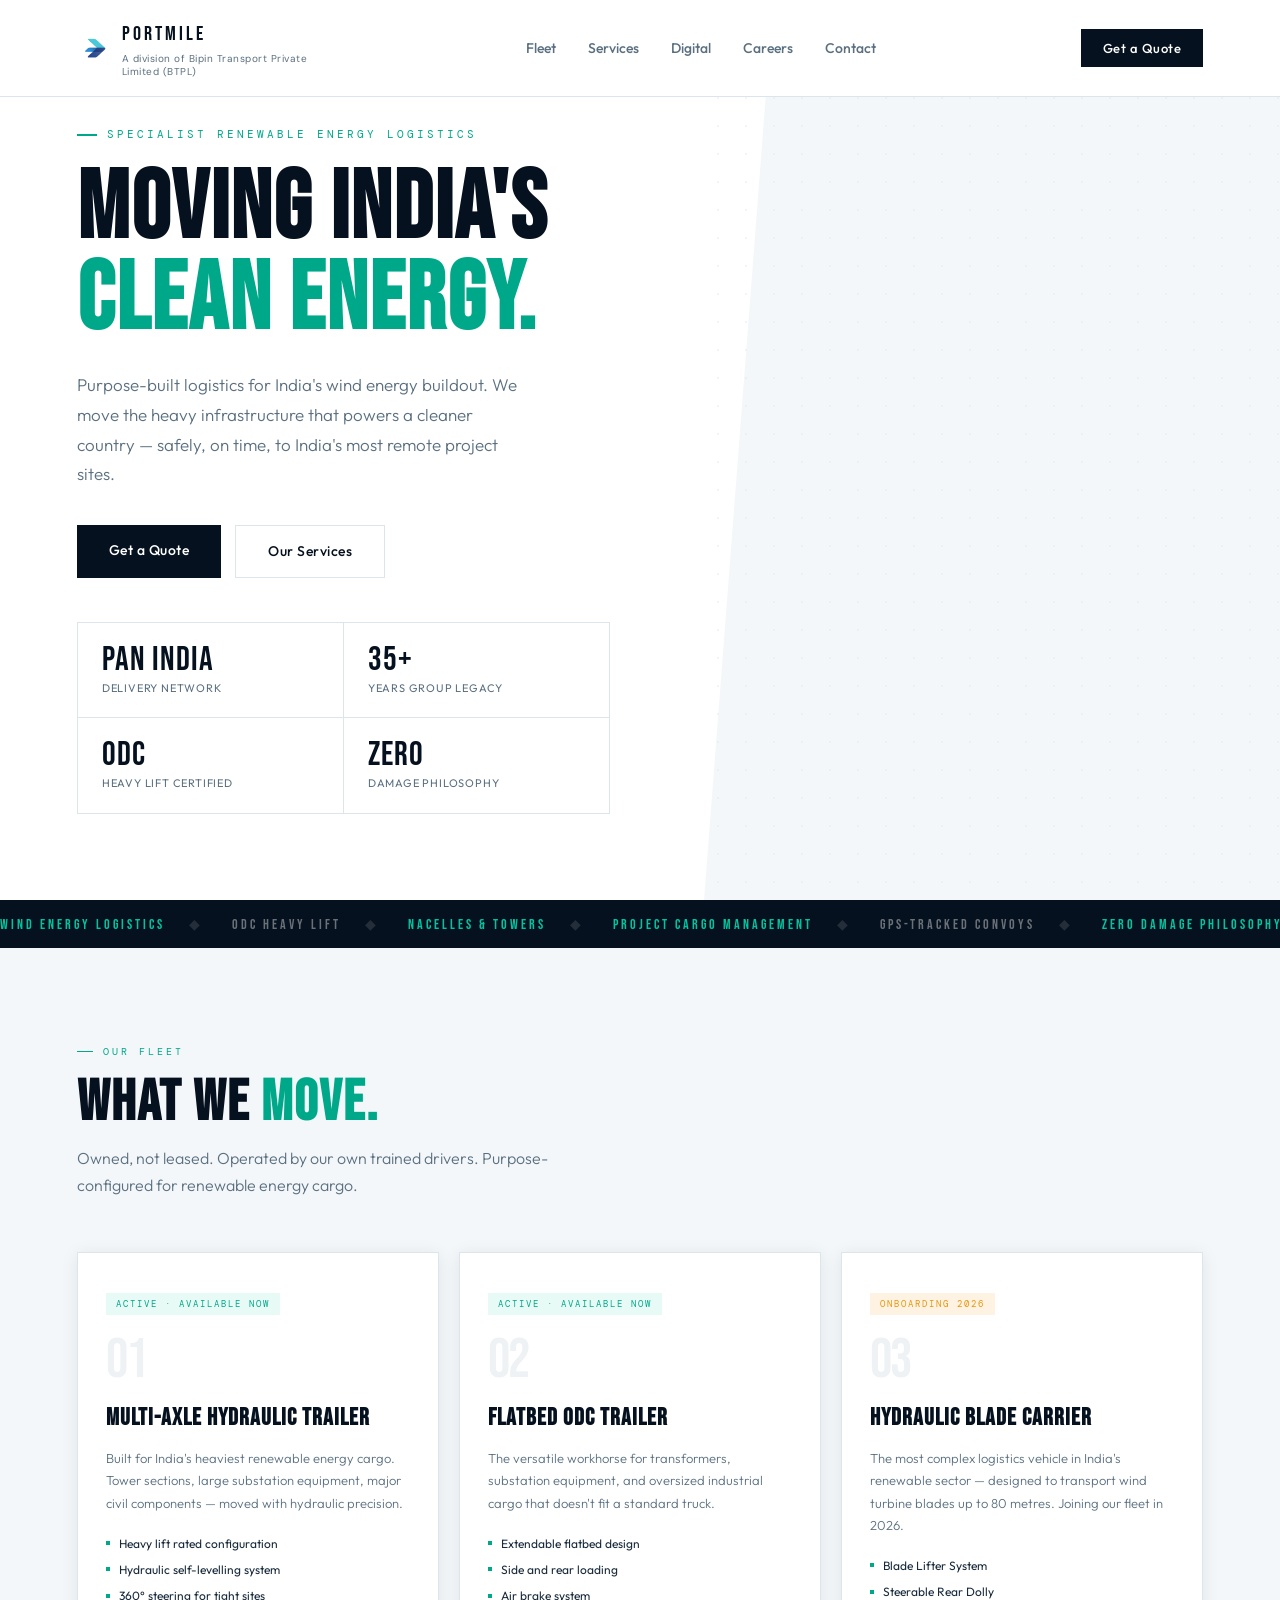
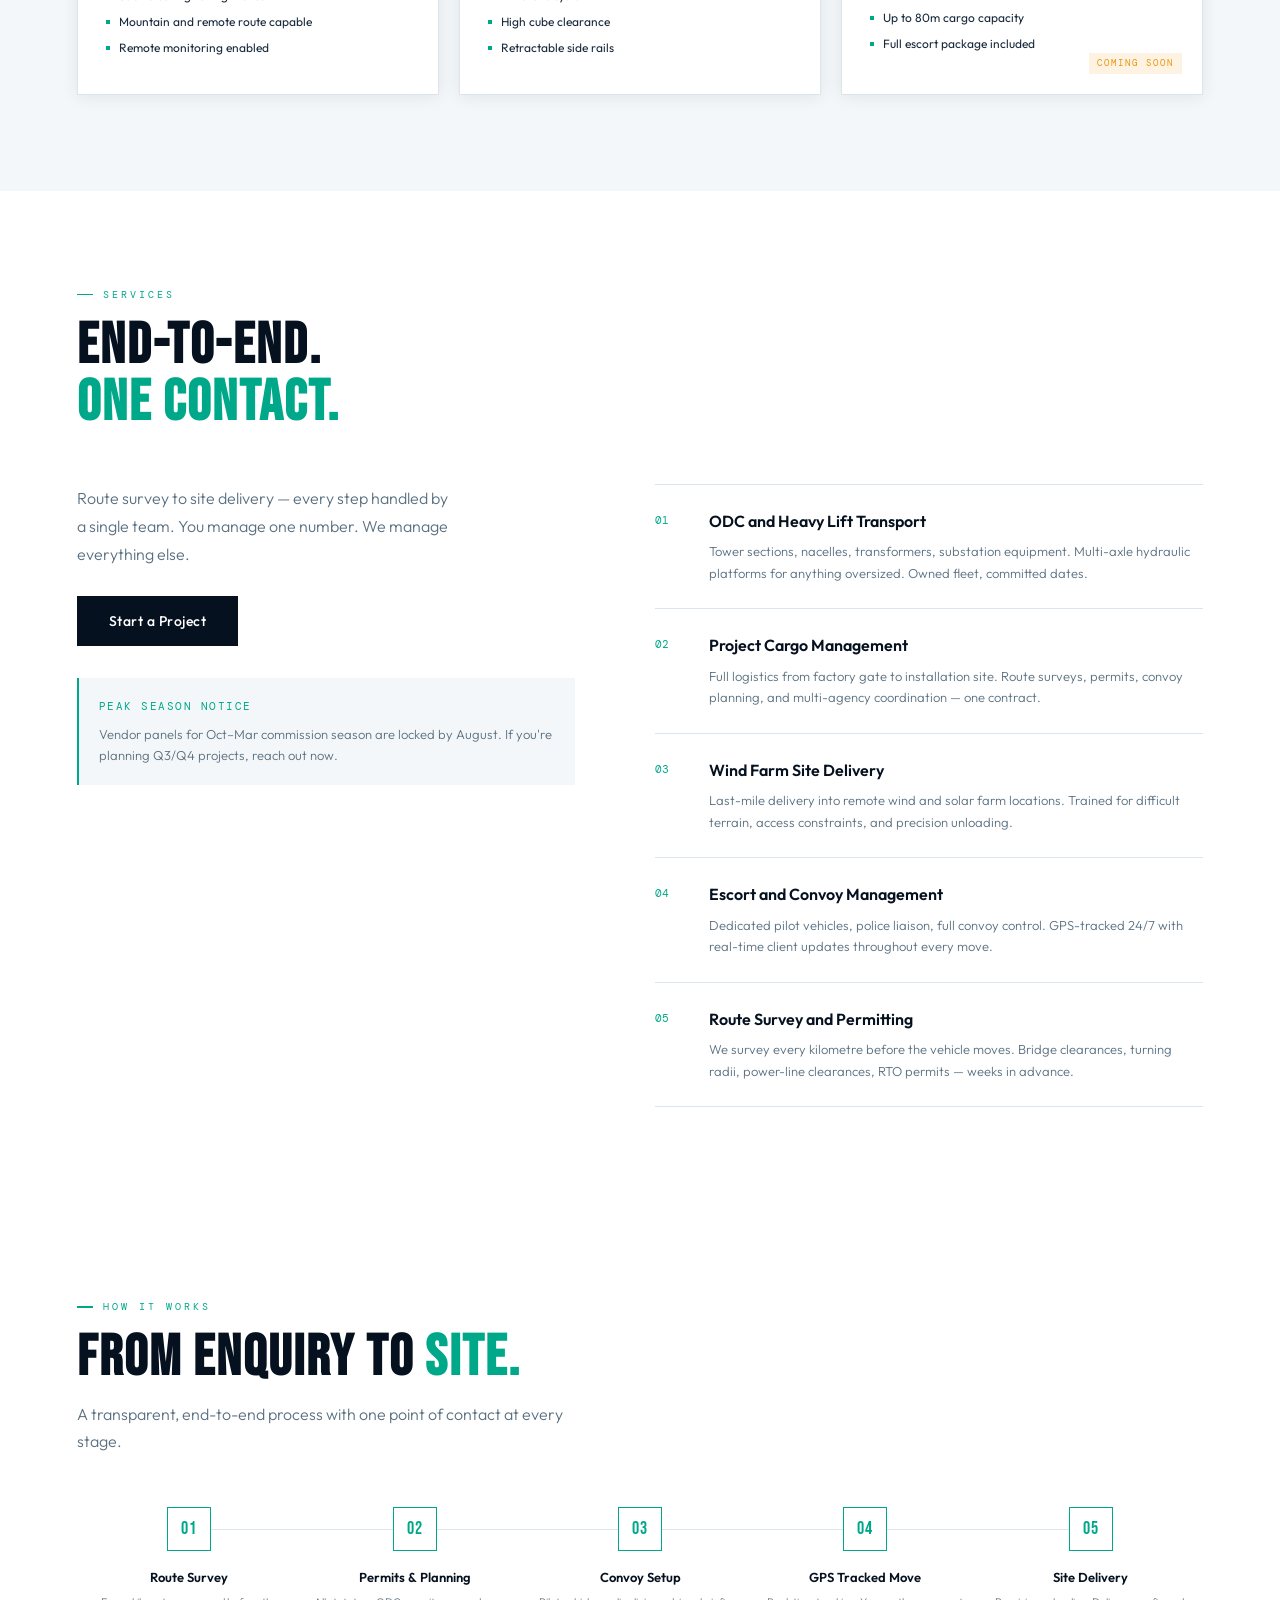
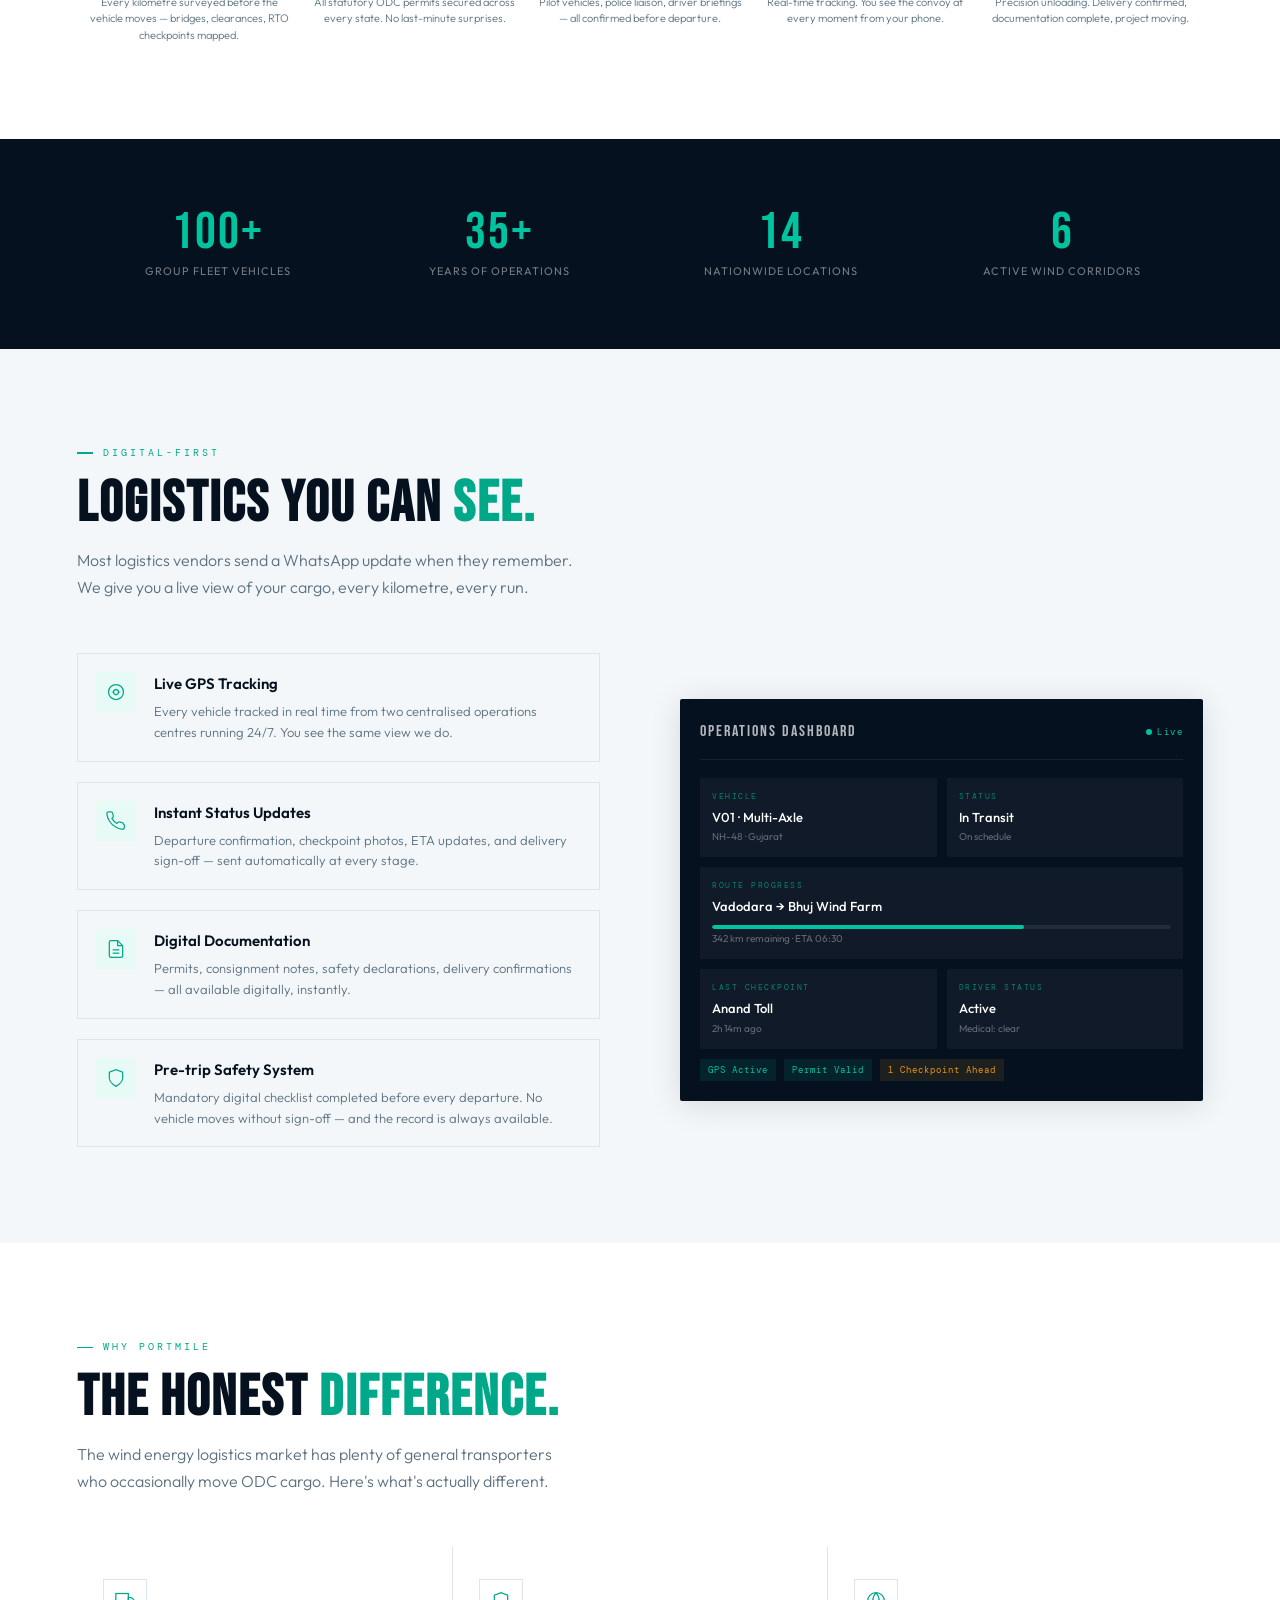
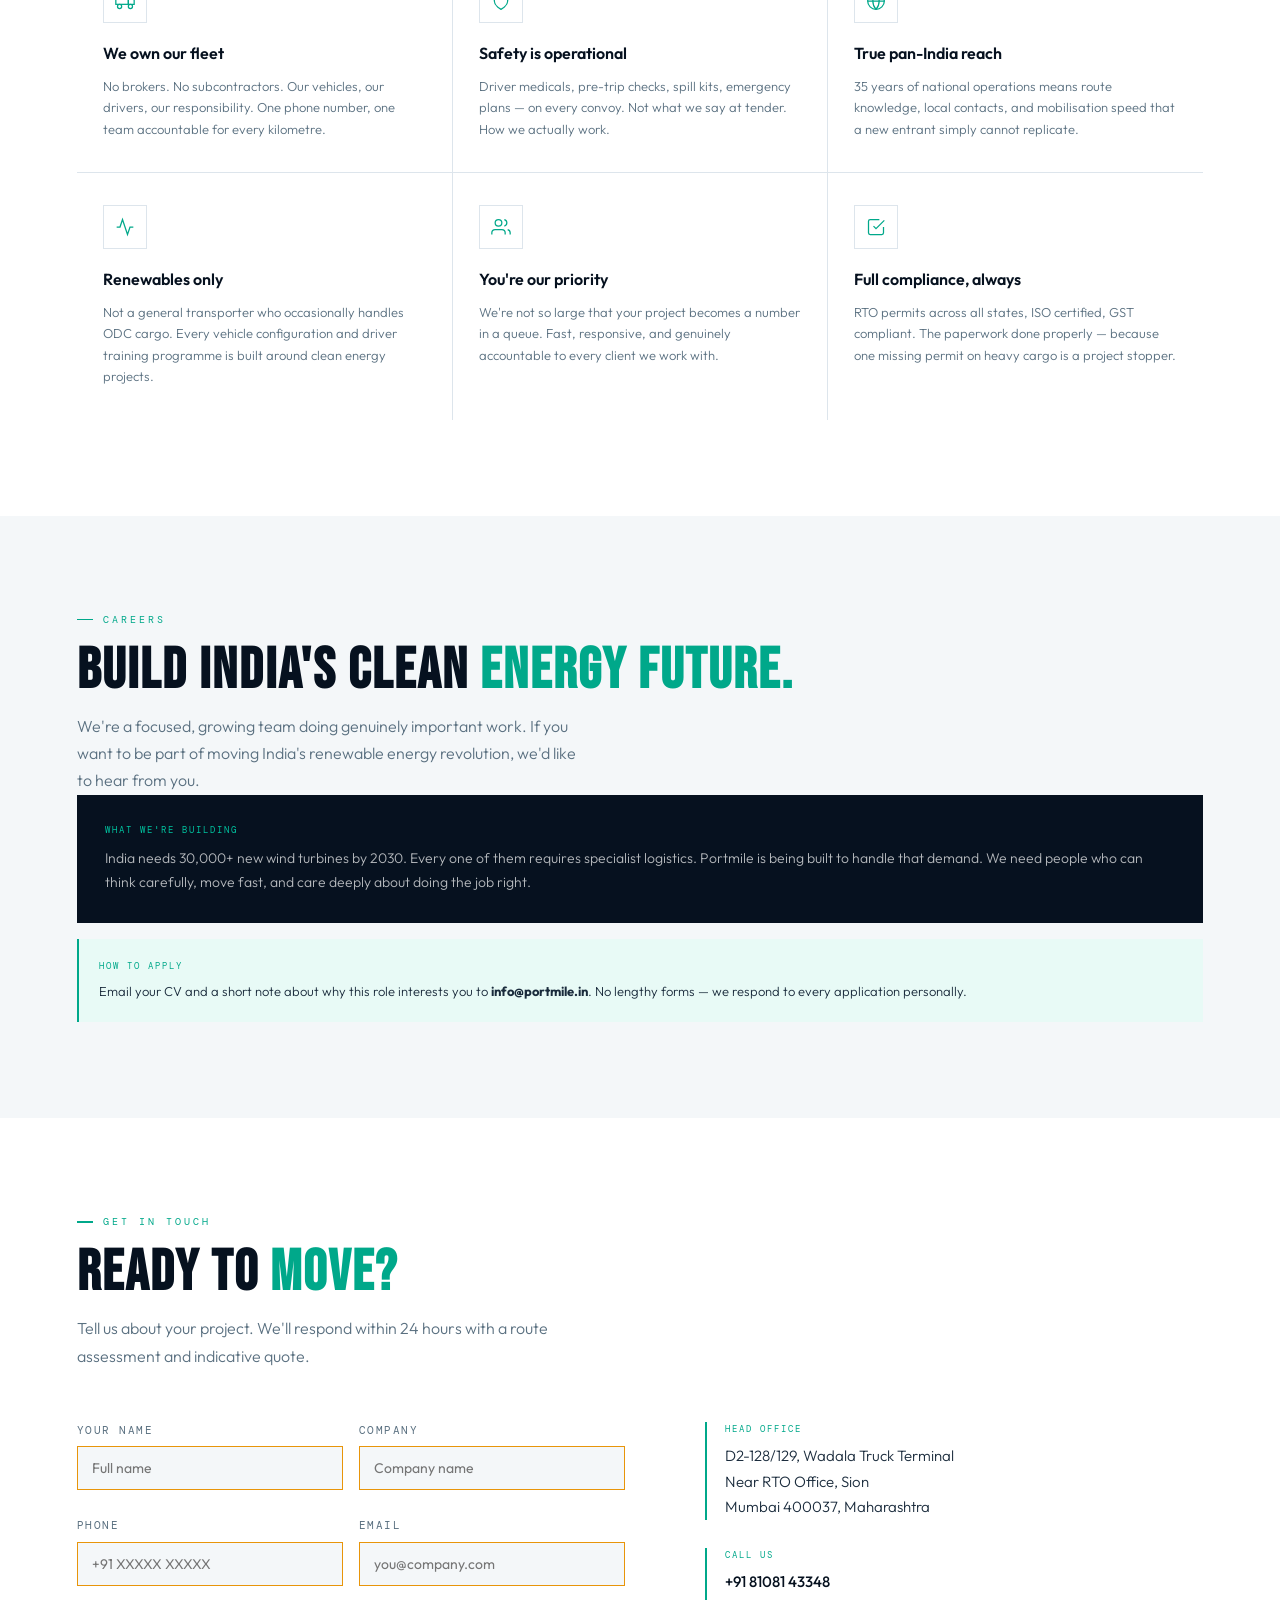
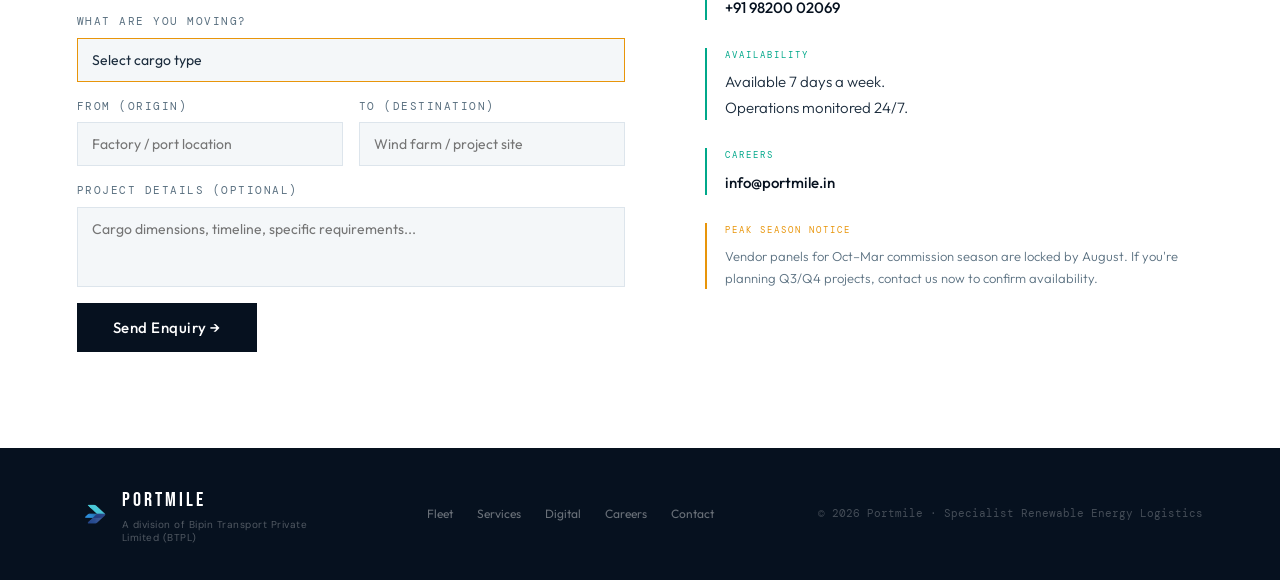
<file: index.html>
<!DOCTYPE html>
<html lang="en">

<head>
  <meta charset="UTF-8">
  <meta name="viewport" content="width=device-width, initial-scale=1.0">
  <title>Portmile — Moving India's Clean Energy</title>
  <link rel="icon" type="image/png" href="assets/icons/favicon.png">
  <link rel="preconnect" href="https://fonts.googleapis.com">
  <link rel="preconnect" href="https://fonts.gstatic.com" crossorigin>
  <link
    href="https://fonts.googleapis.com/css2?family=Bebas+Neue&family=DM+Mono&family=DM+Sans:ital,opsz,wght@0,9..40,100..1000;1,9..40,100..1000&family=Outfit:wght@100..900&display=swap"
    rel="stylesheet">
  
  <link rel="stylesheet" href="src/css/light.css">
  <link rel="stylesheet" href="src/css/styles.css">
</head>

<body>
  <div id="light-content">
    <!-- NAV -->
    <nav id="light-nav">
      <a href="#light-home" class="logo">
        <img src="assets/icons/favicon.png" alt="Portmile Logo" class="logo-img">
        <div>
          <div class="logo-name">PORTMILE</div>
          <div class="logo-tag">A division of Bipin Transport Private Limited (BTPL)</div>
        </div>
      </a>
      <button class="mobile-menu-btn" aria-label="Toggle menu">
        <span></span>
        <span></span>
        <span></span>
      </button>
      <ul class="nav-links">
        <li><a href="#light-fleet">Fleet</a></li>
        <li><a href="#light-services">Services</a></li>
        <li><a href="#light-digital">Digital</a></li>
        <li><a href="#light-careers">Careers</a></li>
        <li><a href="#light-contact">Contact</a></li>
      </ul>
      <a href="#light-contact" class="nav-cta">Get a Quote</a>
    </nav>

    <!-- HERO -->
    <section class="hero" id="light-home">
      <div class="hero-stripe"></div>
      <div class="hero-dots"></div>
      <div class="hero-inner">
        <div>
          <div class="hero-label reveal visible">Specialist Renewable Energy Logistics</div>
          <h1 class="reveal d1 visible">Moving India's<br><em>Clean Energy.</em></h1>
          <p class="hero-sub reveal d2 visible">Purpose-built logistics for India's wind energy buildout. We move the
            heavy infrastructure that powers a cleaner country — safely, on time, to India's most remote project sites.
          </p>
          <div class="hero-actions reveal d3 visible">
            <a href="#light-contact" class="btn-primary">Get a Quote</a>
            <a href="#light-services" class="btn-outline">Our Services</a>
          </div>
          <div class="hero-stats reveal d3 visible">
            <div class="hero-stat">
              <div class="n">Pan India</div>
              <div class="l">Delivery Network</div>
            </div>
            <div class="hero-stat">
              <div class="n">35+</div>
              <div class="l">Years Group Legacy</div>
            </div>
            <div class="hero-stat">
              <div class="n">ODC</div>
              <div class="l">Heavy Lift Certified</div>
            </div>
            <div class="hero-stat">
              <div class="n">Zero</div>
              <div class="l">Damage Philosophy</div>
            </div>
          </div>
        </div>


      </div>
    </section>

    <!-- TICKER -->
    <div class="ticker">
      <div class="ticker-inner">
        <span class="ticker-hi">Wind Energy Logistics</span><span class="tsep">◆</span>
        ODC Heavy Lift<span class="tsep">◆</span>
        <span class="ticker-hi">Nacelles &amp; Towers</span><span class="tsep">◆</span>
        <span class="ticker-hi">Project Cargo Management</span><span class="tsep">◆</span>
        GPS-Tracked Convoys<span class="tsep">◆</span>
        <span class="ticker-hi">Zero Damage Philosophy</span><span class="tsep">◆</span>
        Wind Energy Logistics<span class="tsep">◆</span>
        ODC Heavy Lift<span class="tsep">◆</span>
        Nacelles &amp; Towers<span class="tsep">◆</span>
        Project Cargo Management<span class="tsep">◆</span>
        GPS-Tracked Convoys<span class="tsep">◆</span>
        Zero Damage Philosophy<span class="tsep">◆</span>
      </div>
    </div>

    <!-- FLEET -->
    <section class="off-section" id="light-fleet">
      <div class="inner">
        <div class="sec-label reveal">Our Fleet</div>
        <h2 class="reveal">What We <em>Move.</em></h2>
        <p class="sec-sub reveal">Owned, not leased. Operated by our own trained drivers. Purpose-configured for
          renewable energy cargo.</p>
        <div class="fleet-grid">
          <div class="fleet-card reveal">
            <div class="fleet-badge badge-active">Active · Available Now</div>
            <div class="fleet-num">01</div>
            <h3>Multi-Axle Hydraulic Trailer</h3>
            <p>Built for India's heaviest renewable energy cargo. Tower sections, large substation equipment, major
              civil components — moved with hydraulic precision.</p>
            <ul class="spec-list">
              <li>Heavy lift rated configuration</li>
              <li>Hydraulic self-levelling system</li>
              <li>360° steering for tight sites</li>
              <li>Mountain and remote route capable</li>
              <li>Remote monitoring enabled</li>
            </ul>
          </div>
          <div class="fleet-card reveal d1">
            <div class="fleet-badge badge-active">Active · Available Now</div>
            <div class="fleet-num">02</div>
            <h3>Flatbed ODC Trailer</h3>
            <p>The versatile workhorse for transformers, substation equipment, and oversized industrial cargo that
              doesn't fit a standard truck.</p>
            <ul class="spec-list">
              <li>Extendable flatbed design</li>
              <li>Side and rear loading</li>
              <li>Air brake system</li>
              <li>High cube clearance</li>
              <li>Retractable side rails</li>
            </ul>
          </div>
          <div class="fleet-card fleet-card-upcoming reveal d2">
            <div class="fleet-badge badge-soon">Onboarding 2026</div>
            <div class="fleet-num">03</div>
            <h3>Hydraulic Blade Carrier</h3>
            <p>The most complex logistics vehicle in India's renewable sector — designed to transport wind turbine
              blades up to 80 metres. Joining our fleet in 2026.</p>
            <ul class="spec-list">
              <li>Blade Lifter System</li>
              <li>Steerable Rear Dolly</li>
              <li>Up to 80m cargo capacity</li>
              <li>Full escort package included</li>
            </ul>
            <div class="cs-notice">Coming Soon</div>
          </div>
        </div>
      </div>
    </section>

    <!-- SERVICES -->
    <section class="light-section" id="light-services">
      <div class="inner">
        <div class="sec-label reveal">Services</div>
        <h2 class="reveal">End-to-End.<br><em>One Contact.</em></h2>
        <div class="svc-layout">
          <div class="svc-sticky reveal">
            <p class="svc-desc">
              Route survey to site delivery — every step handled by a single team. You manage one number. We manage
              everything else.</p>
            <a href="#light-contact" class="btn-primary">Start a Project</a>
            <div class="svc-notice-box">
              <div class="svc-notice-label">PEAK SEASON NOTICE</div>
              <p class="svc-notice-text">Vendor panels for Oct–Mar
                commission season are locked by August. If you're planning Q3/Q4 projects, reach out now.</p>
            </div>
          </div>
          <div class="svc-list">
            <div class="svc-item reveal"><span class="svc-n">01</span>
              <div>
                <h3>ODC and Heavy Lift Transport</h3>
                <p>Tower sections, nacelles, transformers, substation equipment. Multi-axle hydraulic platforms for
                  anything oversized. Owned fleet, committed dates.</p>
              </div>
            </div>
            <div class="svc-item reveal d1"><span class="svc-n">02</span>
              <div>
                <h3>Project Cargo Management</h3>
                <p>Full logistics from factory gate to installation site. Route surveys, permits, convoy planning, and
                  multi-agency coordination — one contract.</p>
              </div>
            </div>
            <div class="svc-item reveal d2"><span class="svc-n">03</span>
              <div>
                <h3>Wind Farm Site Delivery</h3>
                <p>Last-mile delivery into remote wind and solar farm locations. Trained for difficult terrain, access
                  constraints, and precision unloading.</p>
              </div>
            </div>
            <div class="svc-item reveal"><span class="svc-n">04</span>
              <div>
                <h3>Escort and Convoy Management</h3>
                <p>Dedicated pilot vehicles, police liaison, full convoy control. GPS-tracked 24/7 with real-time client
                  updates throughout every move.</p>
              </div>
            </div>
            <div class="svc-item reveal d1"><span class="svc-n">05</span>
              <div>
                <h3>Route Survey and Permitting</h3>
                <p>We survey every kilometre before the vehicle moves. Bridge clearances, turning radii, power-line
                  clearances, RTO permits — weeks in advance.</p>
              </div>
            </div>
          </div>
        </div>
      </div>
    </section>

    <!-- PROCESS -->
    <section class="light-section" id="light-process">
      <div class="inner">
        <div class="sec-label reveal">How It Works</div>
        <h2 class="reveal">From Enquiry to <em>Site.</em></h2>
        <p class="sec-sub reveal">A transparent, end-to-end process with one point of contact at every stage.</p>
        <div class="process-row">
          <div class="proc-step reveal">
            <div class="proc-num">01</div>
            <h4>Route Survey</h4>
            <p>Every kilometre surveyed before the vehicle moves — bridges, clearances, RTO checkpoints mapped.</p>
          </div>
          <div class="proc-step reveal d1">
            <div class="proc-num">02</div>
            <h4>Permits &amp; Planning</h4>
            <p>All statutory ODC permits secured across every state. No last-minute surprises.</p>
          </div>
          <div class="proc-step reveal d2">
            <div class="proc-num">03</div>
            <h4>Convoy Setup</h4>
            <p>Pilot vehicles, police liaison, driver briefings — all confirmed before departure.</p>
          </div>
          <div class="proc-step reveal d3">
            <div class="proc-num">04</div>
            <h4>GPS Tracked Move</h4>
            <p>Real-time tracking. You see the convoy at every moment from your phone.</p>
          </div>
          <div class="proc-step reveal d4">
            <div class="proc-num">05</div>
            <h4>Site Delivery</h4>
            <p>Precision unloading. Delivery confirmed, documentation complete, project moving.</p>
          </div>
        </div>
      </div>
    </section>

    <!-- NUMBERS BAR -->
    <div class="nums-bar">
      <div class="num-i">
        <div class="n">100+</div>
        <div class="l">Group Fleet Vehicles</div>
      </div>
      <div class="num-i">
        <div class="n">35+</div>
        <div class="l">Years of Operations</div>
      </div>
      <div class="num-i">
        <div class="n">14</div>
        <div class="l">Nationwide Locations</div>
      </div>
      <div class="num-i">
        <div class="n">6</div>
        <div class="l">Active Wind Corridors</div>
      </div>
    </div>

    <!-- DIGITAL -->
    <section class="off-section" id="light-digital">
      <div class="inner">
        <div class="sec-label reveal">Digital-First</div>
        <h2 class="reveal">Logistics You Can <em>See.</em></h2>
        <p class="sec-sub reveal">Most logistics vendors send a WhatsApp update when they remember. We give you a live
          view of your cargo, every kilometre, every run.</p>
        <div class="dig-layout">
          <div class="dig-feats reveal">
            <div class="dig-feat">
              <div class="dig-icon"><svg width="20" height="20" viewBox="0 0 24 24" fill="none" stroke="currentColor"
                  stroke-width="1.5">
                  <circle cx="12" cy="12" r="3"></circle>
                  <path d="M3 12a9 9 0 1 0 18 0 9 9 0 0 0-18 0"></path>
                  <path d="M12 8v1m0 6v1M8 12H7m10 0h-1"></path>
                </svg></div>
              <div>
                <h4>Live GPS Tracking</h4>
                <p>Every vehicle tracked in real time from two centralised operations centres running 24/7. You see the
                  same view we do.</p>
              </div>
            </div>
            <div class="dig-feat">
              <div class="dig-icon"><svg width="20" height="20" viewBox="0 0 24 24" fill="none" stroke="currentColor"
                  stroke-width="1.5">
                  <path
                    d="M22 16.92v3a2 2 0 0 1-2.18 2 19.79 19.79 0 0 1-8.63-3.07A19.5 19.5 0 0 1 4.07 12 19.79 19.79 0 0 1 1 3.18 2 2 0 0 1 3 1h3a2 2 0 0 1 2 1.72c.127.96.361 1.903.7 2.81a2 2 0 0 1-.45 2.11L7.09 8.91a16 16 0 0 0 6 6l1.27-1.27a2 2 0 0 1 2.11-.45c.907.339 1.85.573 2.81.7A2 2 0 0 1 21 16z">
                  </path>
                </svg></div>
              <div>
                <h4>Instant Status Updates</h4>
                <p>Departure confirmation, checkpoint photos, ETA updates, and delivery sign-off — sent automatically at
                  every stage.</p>
              </div>
            </div>
            <div class="dig-feat">
              <div class="dig-icon"><svg width="20" height="20" viewBox="0 0 24 24" fill="none" stroke="currentColor"
                  stroke-width="1.5">
                  <path d="M14 2H6a2 2 0 0 0-2 2v16a2 2 0 0 0 2 2h12a2 2 0 0 0 2-2V8z"></path>
                  <polyline points="14,2 14,8 20,8"></polyline>
                  <line x1="16" y1="13" x2="8" y2="13"></line>
                  <line x1="16" y1="17" x2="8" y2="17"></line>
                </svg></div>
              <div>
                <h4>Digital Documentation</h4>
                <p>Permits, consignment notes, safety declarations, delivery confirmations — all available digitally,
                  instantly.</p>
              </div>
            </div>
            <div class="dig-feat">
              <div class="dig-icon"><svg width="20" height="20" viewBox="0 0 24 24" fill="none" stroke="currentColor"
                  stroke-width="1.5">
                  <path d="M12 22s8-4 8-10V5l-8-3-8 3v7c0 6 8 10 8 10z"></path>
                </svg></div>
              <div>
                <h4>Pre-trip Safety System</h4>
                <p>Mandatory digital checklist completed before every departure. No vehicle moves without sign-off — and
                  the record is always available.</p>
              </div>
            </div>
          </div>
          <div class="reveal d2">
            <div class="dash-visual">
              <div class="dash-header"><span class="dash-title">Operations Dashboard</span><span class="dash-live"><span
                    class="dash-live-dot"></span>Live</span>
              </div>
              <div class="d-row">
                <div class="d-cell">
                  <div class="dl">Vehicle</div>
                  <div class="dv">V01 · Multi-Axle</div>
                  <div class="ds">NH-48 · Gujarat</div>
                </div>
                <div class="d-cell">
                  <div class="dl">Status</div>
                  <div class="dv">In Transit</div>
                  <div class="ds">On schedule</div>
                </div>
              </div>
              <div class="d-cell d-cell--route">
                <div class="dl">Route Progress</div>
                <div class="dv">Vadodara → Bhuj Wind Farm</div>
                <div class="prog-bar">
                  <div class="prog-fill" style="width:68%"></div>
                </div>
                <div class="ds ds--mt">342 km remaining · ETA 06:30</div>
              </div>
              <div class="d-row">
                <div class="d-cell">
                  <div class="dl">Last Checkpoint</div>
                  <div class="dv">Anand Toll</div>
                  <div class="ds">2h 14m ago</div>
                </div>
                <div class="d-cell">
                  <div class="dl">Driver Status</div>
                  <div class="dv">Active</div>
                  <div class="ds">Medical: clear</div>
                </div>
              </div>
              <div class="d-status-row">
                <span class="d-tag tag-ok">GPS Active</span>
                <span class="d-tag tag-ok">Permit Valid</span>
                <span class="d-tag tag-warn">1 Checkpoint Ahead</span>
              </div>
            </div>
          </div>
        </div>
      </div>
    </section>

    <!-- WHY -->
    <section class="light-section" id="light-why">
      <div class="inner">
        <div class="sec-label reveal">Why Portmile</div>
        <h2 class="reveal">The Honest <em>Difference.</em></h2>
        <p class="sec-sub reveal">The wind energy logistics market has plenty of general transporters who occasionally
          move ODC cargo. Here's what's actually different.</p>
        <div class="why-grid reveal">
          <div class="why-card">
            <div class="why-icon"><svg width="20" height="20" viewBox="0 0 24 24" fill="none" stroke="currentColor"
                stroke-width="1.5">
                <rect x="1" y="3" width="15" height="13"></rect>
                <polygon points="16 8 20 8 23 11 23 16 16 16 16 8"></polygon>
                <circle cx="5.5" cy="18.5" r="2.5"></circle>
                <circle cx="18.5" cy="18.5" r="2.5"></circle>
              </svg></div>
            <h3>We own our fleet</h3>
            <p>No brokers. No subcontractors. Our vehicles, our drivers, our responsibility. One phone number, one team
              accountable for every kilometre.</p>
          </div>
          <div class="why-card">
            <div class="why-icon"><svg width="20" height="20" viewBox="0 0 24 24" fill="none" stroke="currentColor"
                stroke-width="1.5">
                <path d="M12 22s8-4 8-10V5l-8-3-8 3v7c0 6 8 10 8 10z"></path>
              </svg></div>
            <h3>Safety is operational</h3>
            <p>Driver medicals, pre-trip checks, spill kits, emergency plans — on every convoy. Not what we say at
              tender. How we actually work.</p>
          </div>
          <div class="why-card">
            <div class="why-icon"><svg width="20" height="20" viewBox="0 0 24 24" fill="none" stroke="currentColor"
                stroke-width="1.5">
                <circle cx="12" cy="12" r="10"></circle>
                <path d="M2 12h20M12 2a15 15 0 0 1 0 20M12 2a15 15 0 0 0 0 20"></path>
              </svg></div>
            <h3>True pan-India reach</h3>
            <p>35 years of national operations means route knowledge, local contacts, and mobilisation speed that a new
              entrant simply cannot replicate.</p>
          </div>
          <div class="why-card">
            <div class="why-icon"><svg width="20" height="20" viewBox="0 0 24 24" fill="none" stroke="currentColor"
                stroke-width="1.5">
                <path d="M22 12h-4l-3 9L9 3l-3 9H2"></path>
              </svg></div>
            <h3>Renewables only</h3>
            <p>Not a general transporter who occasionally handles ODC cargo. Every vehicle configuration and driver
              training programme is built around clean energy projects.</p>
          </div>
          <div class="why-card">
            <div class="why-icon"><svg width="20" height="20" viewBox="0 0 24 24" fill="none" stroke="currentColor"
                stroke-width="1.5">
                <path d="M17 21v-2a4 4 0 0 0-4-4H5a4 4 0 0 0-4 4v2"></path>
                <circle cx="9" cy="7" r="4"></circle>
                <path d="M23 21v-2a4 4 0 0 0-3-3.87M16 3.13a4 4 0 0 1 0 7.75"></path>
              </svg></div>
            <h3>You're our priority</h3>
            <p>We're not so large that your project becomes a number in a queue. Fast, responsive, and genuinely
              accountable to every client we work with.</p>
          </div>
          <div class="why-card">
            <div class="why-icon"><svg width="20" height="20" viewBox="0 0 24 24" fill="none" stroke="currentColor"
                stroke-width="1.5">
                <polyline points="9 11 12 14 22 4"></polyline>
                <path d="M21 12v7a2 2 0 0 1-2 2H5a2 2 0 0 1-2-2V5a2 2 0 0 1 2-2h11"></path>
              </svg></div>
            <h3>Full compliance, always</h3>
            <p>RTO permits across all states, ISO certified, GST compliant. The paperwork done properly — because one
              missing permit on heavy cargo is a project stopper.</p>
          </div>
        </div>
      </div>
    </section>

    <!-- CAREERS -->
    <section class="off-section" id="light-careers">
      <div class="inner">
        <div class="sec-label reveal">Careers</div>
        <h2 class="reveal">Build India's Clean <em>Energy Future.</em></h2>
        <p class="sec-sub reveal">We're a focused, growing team doing genuinely important work. If you want to be part
          of moving India's renewable energy revolution, we'd like to hear from you.</p>
          <div class="reveal d2">
            <div class="careers-highlight">
              <div class="careers-highlight-label">What we're building</div>
              <p class="careers-highlight-text">India needs 30,000+
                new wind turbines by 2030. Every one of them requires specialist logistics. Portmile is being built to
                handle that demand. We need people who can think carefully, move fast, and care deeply about doing the
                job right.</p>
            </div>
            <div class="careers-apply-box">
              <div class="careers-apply-label">How to apply</div>
              <p class="careers-apply-text">Email your CV and a short note
                about why this role interests you to <strong>info@portmile.in</strong>. No lengthy forms — we respond
                to every application personally.</p>
            </div>
          </div>
        </div>


      </div>
    </section>

    <!-- CONTACT -->
    <section class="light-section" id="light-contact">
      <div class="inner">
        <div class="sec-label reveal">Get in Touch</div>
        <h2 class="reveal">Ready to <em>Move?</em></h2>
        <p class="sec-sub reveal">Tell us about your project. We'll respond within 24 hours with a route assessment and
          indicative quote.</p>
        <div class="contact-layout">
          <form class="contact-form reveal" name="contact-form" onsubmit="handleSubmit(event)" novalidate>
            <!-- Honeypot field for spam protection -->
            <input type="text" name="b_check_field" class="honeypot" tabindex="-1" autocomplete="off" style="display:none">
            <div class="form-row">
              <div class="form-group"><label>Your Name</label><input type="text" name="name" placeholder="Full name" required minlength="2" data-error="Please enter at least 2 characters"><span class="field-error"></span>
              </div>
              <div class="form-group"><label>Company</label><input type="text" name="company" placeholder="Company name" required minlength="2" data-error="Please enter at least 2 characters"><span class="field-error"></span>
              </div>
            </div>
            <div class="form-row">
              <div class="form-group"><label>Phone</label><input type="tel" name="phone" placeholder="+91 XXXXX XXXXX" required pattern="[0-9+\s-]{10,}" data-error="Please enter a valid phone number (only numbers, +, spaces, dashes)"><span class="field-error"></span>
              </div>
              <div class="form-group"><label>Email</label><input type="email" name="email" placeholder="you@company.com" required data-error="Please enter a valid email address"><span class="field-error"></span>
              </div>
            </div>
            <div class="form-group"><label>What are you moving?</label>
              <select name="cargoType" required data-error="Please select a cargo type"><span class="field-error"></span>
                <option value="" disabled selected>Select cargo type</option>
                <option>Wind turbine tower sections</option>
                <option>Nacelle / turbine components</option>
                <option>Transformer / substation equipment</option>
                <option>Wind turbine blades (enquiry)</option>
                <option>Other ODC / heavy cargo</option>
              </select>
            </div>
            <div class="form-row">
              <div class="form-group"><label>From (Origin)</label><input type="text" name="origin" placeholder="Factory / port location" minlength="3" data-error="Please enter at least 3 characters"><span class="field-error"></span>
              </div>
              <div class="form-group"><label>To (Destination)</label><input type="text" name="destination" placeholder="Wind farm / project site" minlength="3" data-error="Please enter at least 3 characters"><span class="field-error"></span>
              </div>
            </div>
            <div class="form-group"><label>Project details (optional)</label><textarea name="details" rows="3"
                placeholder="Cargo dimensions, timeline, specific requirements..."></textarea></div>
            <button type="submit" class="form-submit">Send Enquiry →</button>
            <p id="light-form-msg" class="form-msg" style="display:none">Thanks — we'll
              be in touch within 24 hours.</p>
            <p id="light-form-error" class="form-error-msg" style="display:none"></p>
          </form>
          <div class="contact-info reveal d2">
            <div class="c-block">
              <div class="c-lbl">Head Office</div>
              <p>D2-128/129, Wadala Truck Terminal<br>Near RTO Office, Sion<br>Mumbai 400037, Maharashtra</p>
            </div>
            <div class="c-block">
              <div class="c-lbl">Call Us</div>
              <p><a href="tel:+918108143348">+91 81081 43348</a><br><a href="tel:+919820002069">+91 98200 02069</a></p>
            </div>
            <div class="c-block">
              <div class="c-lbl">Availability</div>
              <p class="contact-availability">Available 7 days a week.<br>Operations monitored 24/7.</p>
            </div>
            <div class="c-block">
              <div class="c-lbl">Careers</div>
              <p><a href="mailto:info@portmile.in">info@portmile.in</a></p>
            </div>
            <div class="c-block amber">
              <div class="c-lbl">Peak Season Notice</div>
              <p>Vendor panels for Oct–Mar commission season are locked by August. If you're planning Q3/Q4 projects,
                contact us now to confirm availability.</p>
            </div>
          </div>
        </div>
      </div>
    </section>

    <!-- FOOTER -->
    <footer>
      <a href="#light-home" class="logo footer-logo">
        <img src="assets/icons/favicon.png" alt="Portmile Logo" class="logo-img">
        <div>
          <div class="logo-name">PORTMILE</div>
          <div class="logo-tag">A division of Bipin Transport Private Limited (BTPL)</div>
        </div>
      </a>
      <div class="footer-links">
        <a href="#light-fleet">Fleet</a>
        <a href="#light-services">Services</a>
        <a href="#light-digital">Digital</a>
        <a href="#light-careers">Careers</a>
        <a href="#light-contact">Contact</a>
      </div>
      <div class="footer-copy">© 2026 Portmile · Specialist Renewable Energy Logistics</div>
    </footer>


  </div>
<script>
    // Nav scroll
    window.addEventListener('scroll', () => {
      const lightNav = document.getElementById('light-nav');
      if (lightNav) lightNav.classList.toggle('scrolled', window.scrollY > 60);
    });

    // Reveal on scroll
    const observer = new IntersectionObserver(entries => {
      entries.forEach(e => {
        if (e.isIntersecting) {
          e.target.classList.add('visible');
          observer.unobserve(e.target);
        }
      });
    }, { threshold: 0.1 });

    function initReveals() {
      document.querySelectorAll('.reveal').forEach(el => observer.observe(el));
      // Immediately reveal hero
      document.querySelectorAll('.hero .reveal, .hero-visual .reveal').forEach((el, i) => {
        setTimeout(() => el.classList.add('visible'), 80 + i * 130);
      });
    }
    initReveals();

    // Form validation
    function validateField(field) {
      const errorSpan = field.parentElement.querySelector('.field-error');
      const customError = field.dataset.error;
      
      if (field.validity.valid) {
        field.classList.add('valid');
        field.classList.remove('invalid');
        if (errorSpan) errorSpan.textContent = '';
        return true;
      } else {
        field.classList.remove('valid');
        field.classList.add('invalid');
        if (errorSpan) {
          if (field.validity.valueMissing) {
            errorSpan.textContent = 'This field is required';
          } else if (field.validity.tooShort) {
            errorSpan.textContent = `Minimum ${field.minLength} characters required`;
          } else if (field.validity.patternMismatch) {
            errorSpan.textContent = customError || 'Invalid format';
          } else if (field.validity.typeMismatch) {
            errorSpan.textContent = customError || 'Invalid format';
          } else {
            errorSpan.textContent = customError || 'Invalid value';
          }
        }
        return false;
      }
    }

    // Restrict phone field to only allow numbers, +, spaces, dashes
    const phoneField = document.querySelector('.contact-form input[name="phone"]');
    if (phoneField) {
      phoneField.addEventListener('input', () => {
        phoneField.value = phoneField.value.replace(/[^0-9+\s-]/g, '');
      });
    }

    // Add validation on blur for all form fields
    document.querySelectorAll('.contact-form input, .contact-form select, .contact-form textarea').forEach(field => {
      field.addEventListener('blur', () => {
        if (field.value) {
          validateField(field);
        }
      });
      
      field.addEventListener('input', () => {
        if (field.classList.contains('invalid')) {
          validateField(field);
        }
      });
    });

    // Form
    window.handleSubmit = function (e) {
      e.preventDefault();
      const form = e.target;
      
      // Validate all fields
      let isValid = true;
      const fields = form.querySelectorAll('input[required], select[required], textarea[required]');
      fields.forEach(field => {
        if (!validateField(field)) {
          isValid = false;
        }
      });
      
      // Also validate optional fields that have values
      form.querySelectorAll('input:not([required]), select:not([required]), textarea:not([required])').forEach(field => {
        if (field.value && !validateField(field)) {
          isValid = false;
        }
      });
      
      if (!isValid) {
        return;
      }
      
      const formData = new FormData(form);
      const msg = e.target.closest('section').querySelector('[id$="form-msg"]');
      const errorMsg = e.target.closest('section').querySelector('[id$="form-error"]');
      const submitBtn = form.querySelector('button[type="submit"]');

      // Check honeypot field for spam protection
      if (formData.get('b_check_field')) {
        console.log('Spam detected via honeypot');
        return;
      }
      formData.delete('b_check_field');

      // Replace with your Google Apps Script URL
      const scriptURL = 'https://script.google.com/macros/s/AKfycbzUhsnnL1XApsP9axaUd9dpPARv5vJ4CZX54xlNw1sAftd4mSpMgNpIjxvOasnDe9OP/exec';

      submitBtn.disabled = true;
      submitBtn.textContent = 'Sending...';

      // Hide any previous messages
      if (msg) msg.style.display = 'none';
      if (errorMsg) errorMsg.style.display = 'none';

      // Add timeout with AbortController
      const controller = new AbortController();
      const timeoutId = setTimeout(() => controller.abort(), 30000); // 30 second timeout

      fetch(scriptURL, {
        method: 'POST',
        body: formData
      })
      .then(response => {
        clearTimeout(timeoutId);
        if (!response.ok) {
          throw new Error(`HTTP error! status: ${response.status}`);
        }
        return response.json();
      })
      .then(data => {
        if (data.result === 'success') {
          if (msg) msg.style.display = 'block';
          form.reset();
          // Remove valid classes after reset
          form.querySelectorAll('.valid').forEach(el => el.classList.remove('valid'));
        } else {
          throw new Error(data.error || 'Submission failed');
        }
      })
      .catch(error => {
        clearTimeout(timeoutId);
        console.error('Error:', error);
        let errorMessage = 'There was an error submitting the form. Please try again.';
        if (error.name === 'AbortError') {
          errorMessage = 'Request timed out. Please check your connection and try again.';
        }
        if (errorMsg) {
          errorMsg.textContent = errorMessage;
          errorMsg.style.display = 'block';
        }
      })
      .finally(() => {
        submitBtn.disabled = false;
        submitBtn.textContent = 'Send Enquiry →';
      });
    };

    // Smooth scroll
    document.querySelectorAll('a[href^="#"]').forEach(a => {
      a.addEventListener('click', e => {
        e.preventDefault();
        const targetId = a.getAttribute('href');
        const target = document.querySelector(targetId);
        if (target) target.scrollIntoView({ behavior: 'smooth', block: 'start' });
        // Close mobile menu if open
        const mobileMenuBtn = document.querySelector('.mobile-menu-btn');
        const navLinks = document.querySelector('.nav-links');
        if (mobileMenuBtn && navLinks && navLinks.classList.contains('active')) {
          mobileMenuBtn.classList.remove('active');
          navLinks.classList.remove('active');
          document.body.style.overflow = '';
        }
      });
    });

    // Mobile menu toggle
    const mobileMenuBtn = document.querySelector('.mobile-menu-btn');
    const navLinks = document.querySelector('.nav-links');
    
    if (mobileMenuBtn && navLinks) {
      mobileMenuBtn.addEventListener('click', () => {
        mobileMenuBtn.classList.toggle('active');
        navLinks.classList.toggle('active');
        document.body.style.overflow = navLinks.classList.contains('active') ? 'hidden' : '';
      });
    }

  </script>
</body>

</html>
</file>
<file: src/css/light.css>
:root {
  --navy: #06111F;
  --navy2: #0D2238;
  --teal: #00A88A;
  --teal-light: #00C4A0;
  --teal-bg: #E8FAF6;
  --amber: #E8950A;
  --white: #FFFFFF;
  --off: #F4F7F9;
  --off2: #EEF2F5;
  --text: #1A2B3C;
  --muted: #5A7080;
  --border: #DDE5EC;
  --shadow: 0 2px 16px rgba(6, 17, 31, 0.08);
  --shadow-md: 0 4px 32px rgba(6, 17, 31, 0.12);
}

*,
*::before,
*::after {
  margin: 0;
  padding: 0;
  box-sizing: border-box
}

html {
  scroll-behavior: smooth
}

body {
  font-family: 'Outfit', sans-serif;
  background: var(--white);
  color: var(--text);
  overflow-x: hidden;
  line-height: 1.6
}

/* NAV */
nav {
  position: fixed;
  top: 0;
  left: 0;
  right: 0;
  z-index: 100;
  display: flex;
  align-items: center;
  justify-content: space-between;
  padding: 18px 6%;
  background: rgba(255, 255, 255, 0.95);
  backdrop-filter: blur(16px);
  border-bottom: 1px solid var(--border);
  transition: padding .3s
}

nav.scrolled {
  padding: 12px 6%;
  box-shadow: var(--shadow)
}

.logo {
  display: flex;
  align-items: center;
  gap: 11px;
  text-decoration: none
}

.logo-img {
  width: 34px;
  height: 34px;
  transition: transform .3s
}

.logo:hover .logo-img {
  transform: rotate(45deg)
}

.logo-mark {
  width: 34px;
  height: 34px;
  background: var(--navy);
  clip-path: polygon(50% 0%, 100% 50%, 50% 100%, 0% 50%);
  display: flex;
  align-items: center;
  justify-content: center;
  font-family: 'Bebas Neue', sans-serif;
  font-size: 13px;
  color: var(--teal-light);
  letter-spacing: 1px;
  transition: transform .3s
}

.logo:hover .logo-mark {
  transform: rotate(45deg)
}

.logo-name {
  font-family: 'Bebas Neue', sans-serif;
  font-size: 20px;
  letter-spacing: 3px;
  color: var(--navy)
}

.logo-tag {
  font-size: 10px;
  color: var(--muted);
  letter-spacing: 0.5px;
  font-family: 'DM Sans', sans-serif;
  font-weight: 400;
  margin-top: 2px;
  line-height: 1.3;
  max-width: 200px
}

.nav-links {
  display: flex;
  gap: 32px;
  list-style: none
}

.nav-links a {
  font-size: 14px;
  font-weight: 500;
  color: var(--muted);
  text-decoration: none;
  transition: color .2s
}

.nav-links a:hover {
  color: var(--navy)
}

.nav-cta {
  background: var(--navy);
  color: white;
  padding: 9px 22px;
  font-size: 13px;
  font-weight: 500;
  letter-spacing: .5px;
  cursor: pointer;
  transition: all .2s;
  font-family: 'Outfit', sans-serif;
  text-decoration: none;
  border: none
}

.nav-cta:hover {
  background: var(--navy2)
}

.mobile-menu-btn {
  display: none;
  flex-direction: column;
  gap: 5px;
  background: none;
  border: none;
  cursor: pointer;
  padding: 5px;
  z-index: 101
}

.mobile-menu-btn span {
  width: 24px;
  height: 2px;
  background: var(--navy);
  transition: all .3s
}

.mobile-menu-btn.active span:nth-child(1) {
  transform: rotate(45deg) translate(5px, 5px)
}

.mobile-menu-btn.active span:nth-child(2) {
  opacity: 0
}

.mobile-menu-btn.active span:nth-child(3) {
  transform: rotate(-45deg) translate(5px, -5px)
}

/* HERO */
.hero {
  min-height: 100vh;
  display: flex;
  align-items: center;
  padding: 120px 6% 80px;
  position: relative;
  overflow: hidden;
  background: var(--white)
}

.hero-stripe {
  position: absolute;
  top: 0;
  right: 0;
  width: 45%;
  height: 100%;
  background: var(--off);
  clip-path: polygon(12% 0, 100% 0, 100% 100%, 0% 100%);
  z-index: 0
}

.hero-dots {
  position: absolute;
  top: 0;
  right: 0;
  width: 45%;
  height: 100%;
  z-index: 1;
  opacity: .4;
  background-image: radial-gradient(var(--border) 1.5px, transparent 1.5px);
  background-size: 28px 28px
}

.hero-inner {
  position: relative;
  z-index: 2;
  display: grid;
  grid-template-columns: 1fr 1fr;
  gap: 60px;
  align-items: center;
  max-width: 1280px;
  width: 100%;
  margin: 0 auto
}

.hero-label {
  font-family: 'DM Mono', monospace;
  font-size: 11px;
  letter-spacing: 3px;
  text-transform: uppercase;
  color: var(--teal);
  margin-bottom: 20px;
  display: flex;
  align-items: center;
  gap: 10px
}

.hero-label::before {
  content: '';
  display: block;
  width: 20px;
  height: 1.5px;
  background: var(--teal)
}

h1 {
  font-family: 'Bebas Neue', sans-serif;
  font-size: clamp(60px, 7.5vw, 96px);
  line-height: .95;
  letter-spacing: 2px;
  color: var(--navy);
  margin-bottom: 24px
}

h1 em {
  color: var(--teal);
  font-style: normal
}

.hero-sub {
  font-size: 17px;
  color: var(--muted);
  line-height: 1.75;
  max-width: 440px;
  margin-bottom: 36px;
  font-weight: 300
}

.hero-actions {
  display: flex;
  gap: 14px;
  flex-wrap: wrap
}

.btn-primary {
  background: var(--navy);
  color: white;
  padding: 14px 32px;
  font-size: 14px;
  font-weight: 500;
  border: none;
  cursor: pointer;
  letter-spacing: .5px;
  text-decoration: none;
  transition: all .2s;
  display: inline-block;
  font-family: 'Outfit', sans-serif
}

.btn-primary:hover {
  background: var(--navy2);
  transform: translateY(-2px);
  box-shadow: var(--shadow-md)
}

.btn-outline {
  background: transparent;
  color: var(--navy);
  padding: 14px 32px;
  font-size: 14px;
  font-weight: 500;
  border: 1.5px solid var(--border);
  cursor: pointer;
  letter-spacing: .5px;
  text-decoration: none;
  transition: all .2s;
  display: inline-block;
  font-family: 'Outfit', sans-serif
}

.btn-outline:hover {
  border-color: var(--navy);
  background: var(--off)
}

.hero-stats {
  display: grid;
  grid-template-columns: 1fr 1fr;
  gap: 1px;
  background: var(--border);
  border: 1px solid var(--border);
  margin-top: 44px
}

.hero-stat {
  background: var(--white);
  padding: 20px 24px
}

.hero-stat .n {
  font-family: 'Bebas Neue', sans-serif;
  font-size: 34px;
  color: var(--navy);
  line-height: 1;
  letter-spacing: 1px
}

.hero-stat .l {
  font-size: 11px;
  color: var(--muted);
  letter-spacing: .8px;
  text-transform: uppercase;
  margin-top: 3px
}

/* Hero visual */
.hero-visual {
  position: relative;
  display: flex;
  justify-content: center;
  align-items: center
}

.cargo-card {
  background: var(--white);
  border: 1px solid var(--border);
  box-shadow: var(--shadow-md);
  padding: 28px;
  border-radius: 2px;
  width: 100%;
  max-width: 420px
}

.cargo-card-top {
  display: flex;
  justify-content: space-between;
  align-items: center;
  margin-bottom: 20px
}

.cargo-title {
  font-family: 'Bebas Neue', sans-serif;
  font-size: 20px;
  letter-spacing: 1px;
  color: var(--navy)
}

.live-badge {
  background: var(--teal-bg);
  color: var(--teal);
  font-size: 10px;
  font-family: 'DM Mono', monospace;
  letter-spacing: 1.5px;
  padding: 4px 10px;
  text-transform: uppercase;
  display: flex;
  align-items: center;
  gap: 6px
}

.live-dot {
  width: 6px;
  height: 6px;
  background: var(--teal);
  border-radius: 50%;
  animation: blink 1.5s ease-in-out infinite
}

@keyframes blink {

  0%,
  100% {
    opacity: 1
  }

  50% {
    opacity: .2
  }
}

.route-line {
  display: flex;
  align-items: center;
  gap: 0;
  margin: 20px 0
}

.route-city {
  text-align: center;
  flex: 0 0 auto
}

.route-city .city {
  font-size: 14px;
  font-weight: 600;
  color: var(--navy)
}

.route-city .state {
  font-size: 11px;
  color: var(--muted)
}

.route-track {
  flex: 1;
  position: relative;
  height: 2px;
  background: var(--border);
  margin: 0 12px
}

.route-track::after {
  content: '▶';
  position: absolute;
  top: 50%;
  left: 50%;
  transform: translate(-50%, -50%);
  color: var(--teal);
  font-size: 10px
}

.route-dot {
  width: 10px;
  height: 10px;
  border: 2px solid var(--teal);
  border-radius: 50%;
  margin: 0 auto 4px;
  background: white
}

.route-dot.filled {
  background: var(--teal)
}

.cargo-metrics {
  display: grid;
  grid-template-columns: 1fr 1fr 1fr;
  gap: 12px;
  margin-top: 20px
}

.metric-box {
  background: var(--off);
  padding: 14px;
  text-align: center
}

.metric-box .mv {
  font-family: 'Bebas Neue', sans-serif;
  font-size: 22px;
  color: var(--navy);
  letter-spacing: 1px;
  line-height: 1
}

.metric-box .ml {
  font-size: 10px;
  color: var(--muted);
  text-transform: uppercase;
  letter-spacing: .8px;
  margin-top: 3px
}

.compliance-row {
  display: flex;
  gap: 8px;
  flex-wrap: wrap;
  margin-top: 16px
}

.cpill {
  background: var(--off);
  border: 1px solid var(--border);
  color: var(--muted);
  font-size: 10px;
  padding: 4px 10px;
  letter-spacing: .5px
}

/* TICKER */
.ticker {
  background: var(--navy);
  overflow: hidden;
  padding: 11px 0;
  white-space: nowrap
}

.ticker-inner {
  display: inline-block;
  animation: tickerMove 28s linear infinite;
  font-family: 'Bebas Neue', sans-serif;
  font-size: 14px;
  letter-spacing: 3px;
  color: rgba(255, 255, 255, 0.4)
}

.ticker-hi {
  color: var(--teal-light)
}

.tsep {
  margin: 0 24px;
  opacity: .3
}

@keyframes tickerMove {
  0% {
    transform: translateX(0)
  }

  100% {
    transform: translateX(-50%)
  }
}

/* SECTIONS */
section.light-section {
  padding: 96px 6%;
  background: var(--white)
}

section.off-section {
  padding: 96px 6%;
  background: var(--off)
}

section.navy-section {
  padding: 80px 6%;
  background: var(--navy)
}

.inner {
  max-width: 1280px;
  margin: 0 auto
}

.sec-label {
  font-family: 'DM Mono', monospace;
  font-size: 10px;
  letter-spacing: 3px;
  text-transform: uppercase;
  color: var(--teal);
  margin-bottom: 14px;
  display: flex;
  align-items: center;
  gap: 10px
}

.sec-label::before {
  content: '';
  width: 16px;
  height: 1.5px;
  background: var(--teal)
}

h2 {
  font-family: 'Bebas Neue', sans-serif;
  font-size: clamp(40px, 4.5vw, 60px);
  letter-spacing: 2px;
  line-height: 1;
  color: var(--navy);
  margin-bottom: 14px
}

h2 em {
  color: var(--teal);
  font-style: normal
}

.navy-section h2 {
  color: white
}

.sec-sub {
  font-size: 16px;
  color: var(--muted);
  max-width: 500px;
  line-height: 1.7;
  font-weight: 300
}

/* FLEET */
.fleet-grid {
  display: grid;
  grid-template-columns: repeat(3, 1fr);
  gap: 20px;
  margin-top: 52px
}

.fleet-card {
  background: var(--white);
  border: 1px solid var(--border);
  padding: 36px 28px;
  position: relative;
  transition: all .3s;
  box-shadow: var(--shadow)
}

.fleet-card:hover {
  box-shadow: var(--shadow-md);
  transform: translateY(-4px);
  border-color: rgba(0, 168, 138, 0.3)
}

.fleet-card::before {
  content: '';
  position: absolute;
  top: 0;
  left: 0;
  right: 0;
  height: 3px;
  background: var(--teal);
  transform: scaleX(0);
  transition: transform .35s ease;
  transform-origin: left
}

.fleet-card:hover::before {
  transform: scaleX(1)
}

.fleet-badge {
  display: inline-block;
  font-family: 'DM Mono', monospace;
  font-size: 9px;
  letter-spacing: 2px;
  text-transform: uppercase;
  padding: 4px 10px;
  margin-bottom: 18px
}

.badge-active {
  background: var(--teal-bg);
  color: var(--teal)
}

.badge-soon {
  background: #FEF3E2;
  color: var(--amber)
}

.fleet-num {
  font-family: 'Bebas Neue', sans-serif;
  font-size: 56px;
  letter-spacing: -2px;
  color: var(--off2);
  line-height: 1;
  margin-bottom: 10px
}

.fleet-card h3 {
  font-family: 'Bebas Neue', sans-serif;
  font-size: 24px;
  letter-spacing: 1px;
  color: var(--navy);
  margin-bottom: 10px
}

.fleet-card p {
  font-size: 13px;
  color: var(--muted);
  line-height: 1.7;
  font-weight: 300;
  margin-bottom: 20px
}

.spec-list {
  list-style: none;
  display: flex;
  flex-direction: column;
  gap: 7px
}

.spec-list li {
  font-size: 12px;
  color: var(--text);
  display: flex;
  align-items: center;
  gap: 9px
}

.spec-list li::before {
  content: '';
  width: 4px;
  height: 4px;
  background: var(--teal);
  flex-shrink: 0
}

.cs-notice {
  position: absolute;
  bottom: 20px;
  right: 20px;
  background: #FEF3E2;
  color: var(--amber);
  font-size: 9px;
  letter-spacing: 2px;
  font-family: 'DM Mono', monospace;
  padding: 3px 8px;
  text-transform: uppercase
}

.fleet-card-upcoming {
  position: relative
}

/* SERVICES */
.svc-layout {
  display: grid;
  grid-template-columns: 1fr 1.1fr;
  gap: 80px;
  align-items: start;
  margin-top: 52px
}

.svc-sticky {
  position: sticky;
  top: 120px
}

.svc-desc {
  font-size: 16px;
  color: var(--muted);
  line-height: 1.75;
  font-weight: 300;
  max-width: 380px;
  margin-bottom: 28px
}

.svc-notice-box {
  margin-top: 32px;
  padding: 20px;
  background: var(--off);
  border-left: 2px solid var(--teal)
}

.svc-notice-label {
  font-size: 11px;
  font-family: 'DM Mono', monospace;
  letter-spacing: 1.5px;
  color: var(--teal);
  margin-bottom: 8px;
  text-transform: uppercase
}

.svc-notice-text {
  font-size: 13px;
  color: var(--muted);
  font-weight: 300;
  line-height: 1.6
}

.svc-list {
  display: flex;
  flex-direction: column
}

.svc-item {
  display: grid;
  grid-template-columns: 36px 1fr;
  gap: 18px;
  padding: 24px 0;
  border-top: 1px solid var(--border);
  transition: all .2s;
  cursor: default
}

.svc-item:hover {
  padding-left: 10px;
  border-top-color: var(--teal)
}

.svc-item:last-child {
  border-bottom: 1px solid var(--border)
}

.svc-n {
  font-family: 'DM Mono', monospace;
  font-size: 11px;
  color: var(--teal);
  padding-top: 3px
}

.svc-item h3 {
  font-size: 16px;
  font-weight: 600;
  color: var(--navy);
  margin-bottom: 7px
}

.svc-item p {
  font-size: 13px;
  color: var(--muted);
  font-weight: 300;
  line-height: 1.65
}

/* COVERAGE */
.cov-layout {
  display: grid;
  grid-template-columns: 1.1fr 1fr;
  gap: 80px;
  align-items: center;
  margin-top: 52px
}

.corridor-list {
  display: flex;
  flex-direction: column;
  gap: 0
}

.corridor {
  display: flex;
  align-items: flex-start;
  gap: 16px;
  padding: 16px 0;
  border-bottom: 1px solid var(--border);
  transition: all .2s
}

.corridor:hover {
  padding-left: 8px
}

.corridor:first-child {
  border-top: 1px solid var(--border)
}

.c-dot {
  width: 8px;
  height: 8px;
  background: var(--teal);
  clip-path: polygon(50% 0%, 100% 50%, 50% 100%, 0% 50%);
  margin-top: 6px;
  flex-shrink: 0
}

.c-name {
  font-size: 15px;
  font-weight: 600;
  color: var(--navy);
  min-width: 145px
}

.c-detail {
  font-size: 13px;
  color: var(--muted);
  font-weight: 300;
  line-height: 1.5
}

.map-wrap {
  display: flex;
  justify-content: center
}

.india-map {
  width: 100%;
  max-width: 320px
}

/* PROCESS */
.process-row {
  display: grid;
  grid-template-columns: repeat(5, 1fr);
  gap: 0;
  margin-top: 52px;
  position: relative
}

.process-row::before {
  content: '';
  position: absolute;
  top: 22px;
  left: 10%;
  right: 10%;
  height: 1px;
  background: var(--border);
  z-index: 0
}

.proc-step {
  text-align: center;
  padding: 0 8px;
  position: relative;
  z-index: 1
}

.proc-num {
  width: 44px;
  height: 44px;
  border: 1.5px solid var(--teal);
  background: var(--white);
  display: flex;
  align-items: center;
  justify-content: center;
  margin: 0 auto 16px;
  font-family: 'Bebas Neue', sans-serif;
  font-size: 18px;
  color: var(--teal);
  letter-spacing: 1px
}

.proc-step h4 {
  font-size: 13px;
  font-weight: 600;
  color: var(--navy);
  margin-bottom: 6px
}

.proc-step p {
  font-size: 11px;
  color: var(--muted);
  font-weight: 300;
  line-height: 1.5
}

/* NUMBERS BAR */
.nums-bar {
  background: var(--navy);
  padding: 56px 6%;
  display: grid;
  grid-template-columns: repeat(4, 1fr)
}

.num-i {
  text-align: center;
  padding: 12px
}

.num-i .n {
  font-family: 'Bebas Neue', sans-serif;
  font-size: 52px;
  color: var(--teal-light);
  letter-spacing: 2px;
  line-height: 1
}

.num-i .l {
  font-size: 11px;
  color: rgba(255, 255, 255, 0.45);
  letter-spacing: 1px;
  text-transform: uppercase;
  margin-top: 4px
}

/* DIGITAL */
.dig-layout {
  display: grid;
  grid-template-columns: 1fr 1fr;
  gap: 80px;
  align-items: center;
  margin-top: 52px
}

.dig-feats {
  display: flex;
  flex-direction: column;
  gap: 20px
}

.dig-feat {
  display: flex;
  gap: 18px;
  align-items: flex-start;
  padding: 18px;
  border: 1px solid var(--border);
  transition: all .3s
}

.dig-feat:hover {
  border-color: var(--teal);
  box-shadow: var(--shadow)
}

.dig-icon {
  width: 40px;
  height: 40px;
  background: var(--teal-bg);
  display: flex;
  align-items: center;
  justify-content: center;
  flex-shrink: 0;
  color: var(--teal)
}

.dig-feat h4 {
  font-size: 15px;
  font-weight: 600;
  color: var(--navy);
  margin-bottom: 5px
}

.dig-feat p {
  font-size: 13px;
  color: var(--muted);
  font-weight: 300;
  line-height: 1.6
}

/* dashboard visual */
.dash-visual {
  background: var(--navy);
  border-radius: 2px;
  padding: 20px;
  box-shadow: var(--shadow-md)
}

.dash-header {
  display: flex;
  justify-content: space-between;
  align-items: center;
  margin-bottom: 18px;
  padding-bottom: 14px;
  border-bottom: 1px solid rgba(255, 255, 255, 0.07)
}

.dash-title {
  font-family: 'Bebas Neue', sans-serif;
  font-size: 16px;
  letter-spacing: 2px;
  color: rgba(255, 255, 255, 0.7)
}

.dash-live {
  font-family: 'DM Mono', monospace;
  font-size: 9px;
  letter-spacing: 1.5px;
  color: var(--teal-light);
  display: flex;
  align-items: center;
  gap: 5px
}

.dash-live-dot {
  width: 6px;
  height: 6px;
  background: var(--teal-light);
  border-radius: 50%;
  display: inline-block;
  animation: blink 1.5s infinite
}

.d-row {
  display: grid;
  grid-template-columns: 1fr 1fr;
  gap: 10px;
  margin-bottom: 10px
}

.d-cell {
  background: rgba(255, 255, 255, 0.04);
  padding: 12px;
  border-radius: 1px
}

.d-cell .dl {
  font-family: 'DM Mono', monospace;
  font-size: 8px;
  letter-spacing: 1.5px;
  color: rgba(0, 196, 160, 0.6);
  text-transform: uppercase;
  margin-bottom: 4px
}

.d-cell .dv {
  font-size: 13px;
  font-weight: 500;
  color: white
}

.d-cell .ds {
  font-size: 10px;
  color: rgba(255, 255, 255, 0.35);
  margin-top: 2px
}

.d-cell--route {
  margin-bottom: 10px
}

.ds--mt {
  margin-top: 4px
}

.prog-bar {
  height: 4px;
  background: rgba(255, 255, 255, 0.08);
  border-radius: 2px;
  margin-top: 8px;
  overflow: hidden
}

.prog-fill {
  height: 100%;
  background: var(--teal-light);
  border-radius: 2px
}

.d-status-row {
  display: flex;
  gap: 8px;
  margin-top: 10px
}

.d-tag {
  font-family: 'DM Mono', monospace;
  font-size: 9px;
  padding: 4px 8px;
  letter-spacing: 1px
}

.tag-ok {
  background: rgba(0, 196, 160, 0.1);
  color: var(--teal-light)
}

.tag-warn {
  background: rgba(245, 166, 35, 0.1);
  color: var(--amber)
}

/* WHY */
.why-grid {
  display: grid;
  grid-template-columns: repeat(3, 1fr);
  gap: 1px;
  background: var(--border);
  margin-top: 52px
}

.why-card {
  background: var(--white);
  padding: 32px 26px;
  transition: all .3s
}

.why-card:hover {
  background: var(--off);
  transform: translateY(-2px)
}

.why-icon {
  width: 44px;
  height: 44px;
  border: 1.5px solid var(--border);
  display: flex;
  align-items: center;
  justify-content: center;
  margin-bottom: 18px;
  color: var(--teal);
  transition: border-color .3s
}

.why-card:hover .why-icon {
  border-color: var(--teal)
}

.why-card h3 {
  font-size: 16px;
  font-weight: 600;
  color: var(--navy);
  margin-bottom: 9px
}

.why-card p {
  font-size: 13px;
  color: var(--muted);
  font-weight: 300;
  line-height: 1.65
}

/* CAREERS */
.careers-highlight {
  background: var(--navy);
  padding: 28px;
  margin-bottom: 16px
}

.careers-highlight-label {
  font-family: 'DM Mono', monospace;
  font-size: 9px;
  letter-spacing: 2px;
  color: var(--teal-light);
  margin-bottom: 10px;
  text-transform: uppercase
}

.careers-highlight-text {
  font-size: 14px;
  color: rgba(255, 255, 255, 0.7);
  line-height: 1.7;
  font-weight: 300
}

.careers-apply-box {
  padding: 20px;
  background: var(--teal-bg);
  border-left: 2px solid var(--teal)
}

.careers-apply-label {
  font-family: 'DM Mono', monospace;
  font-size: 9px;
  letter-spacing: 2px;
  color: var(--teal);
  margin-bottom: 8px;
  text-transform: uppercase
}

.careers-apply-text {
  font-size: 13px;
  color: var(--text);
  font-weight: 300;
  line-height: 1.6
}

.careers-intro {
  display: grid;
  grid-template-columns: 1fr 1fr;
  gap: 60px;
  align-items: start;
  margin-top: 52px;
  margin-bottom: 52px
}

.careers-why {
  display: flex;
  flex-direction: column;
  gap: 16px
}

.c-why-item {
  display: flex;
  gap: 14px;
  align-items: flex-start
}

.c-why-num {
  font-family: 'Bebas Neue', sans-serif;
  font-size: 28px;
  color: var(--teal);
  line-height: 1;
  min-width: 32px
}

.c-why-item h4 {
  font-size: 15px;
  font-weight: 600;
  color: var(--navy);
  margin-bottom: 4px
}

.c-why-item p {
  font-size: 13px;
  color: var(--muted);
  font-weight: 300;
  line-height: 1.6
}

.jobs-grid {
  display: flex;
  flex-direction: column;
  gap: 14px
}

.job-card {
  background: var(--white);
  border: 1px solid var(--border);
  padding: 24px 28px;
  display: grid;
  grid-template-columns: 1fr auto;
  gap: 16px;
  align-items: center;
  transition: all .3s;
  cursor: pointer;
  box-shadow: var(--shadow)
}

.job-card:hover {
  border-color: var(--teal);
  box-shadow: var(--shadow-md);
  transform: translateX(4px)
}

.job-card.off {
  background: var(--off)
}

.job-title {
  font-size: 17px;
  font-weight: 600;
  color: var(--navy);
  margin-bottom: 6px
}

.job-meta {
  display: flex;
  gap: 12px;
  flex-wrap: wrap
}

.job-tag {
  font-size: 11px;
  color: var(--muted);
  background: var(--off2);
  padding: 3px 9px;
  letter-spacing: .3px
}

.job-tag.highlight {
  background: var(--teal-bg);
  color: var(--teal)
}

.job-arrow {
  color: var(--teal);
  font-size: 20px;
  font-weight: 300
}

.apply-note {
  margin-top: 28px;
  padding: 20px 24px;
  background: var(--teal-bg);
  border-left: 3px solid var(--teal);
  display: flex;
  align-items: center;
  gap: 16px
}

.apply-note p {
  font-size: 14px;
  color: var(--navy);
  font-weight: 300
}

.apply-note strong {
  font-weight: 600
}

/* CONTACT */
.contact-layout {
  display: grid;
  grid-template-columns: 1.1fr 1fr;
  gap: 80px;
  margin-top: 52px
}

.contact-form {
  display: flex;
  flex-direction: column;
  gap: 16px
}

.form-row {
  display: grid;
  grid-template-columns: 1fr 1fr;
  gap: 16px
}

.form-group {
  display: flex;
  flex-direction: column;
  gap: 7px
}

.form-group label {
  font-size: 11px;
  letter-spacing: 1.5px;
  text-transform: uppercase;
  color: var(--muted);
  font-family: 'DM Mono', monospace
}

.form-group input,
.form-group select,
.form-group textarea {
  background: var(--off);
  border: 1.5px solid var(--border);
  color: var(--text);
  padding: 12px 14px;
  font-size: 14px;
  font-family: 'Outfit', sans-serif;
  outline: none;
  transition: border-color .2s;
  resize: none;
  appearance: none;
  -webkit-appearance: none
}

.form-group input:focus,
.form-group select:focus,
.form-group textarea:focus {
  border-color: var(--teal);
  background: var(--white)
}

.form-group input:invalid,
.form-group select:invalid,
.form-group textarea:invalid {
  border-color: #E8950A
}

.form-group input.valid,
.form-group select.valid,
.form-group textarea.valid {
  border-color: var(--teal)
}

.field-error {
  font-size: 11px;
  color: #E8950A;
  margin-top: 4px;
  display: none;
  font-family: 'DM Sans', sans-serif
}

.form-group input:invalid~.field-error,
.form-group select:invalid~.field-error,
.form-group textarea:invalid~.field-error {
  display: block
}

.form-group select option {
  background: var(--white)
}

.form-submit {
  background: var(--navy);
  border: none;
  color: white;
  padding: 15px 36px;
  font-size: 15px;
  font-weight: 500;
  letter-spacing: .5px;
  cursor: pointer;
  font-family: 'Outfit', sans-serif;
  transition: all .2s;
  align-self: flex-start
}

.form-submit:hover {
  background: var(--navy2);
  transform: translateY(-2px);
  box-shadow: var(--shadow-md)
}

.contact-info {
  display: flex;
  flex-direction: column;
  gap: 28px
}

.c-block {
  border-left: 2px solid var(--teal);
  padding-left: 18px
}

.c-lbl {
  font-family: 'DM Mono', monospace;
  font-size: 9px;
  letter-spacing: 2px;
  color: var(--teal);
  text-transform: uppercase;
  margin-bottom: 7px
}

.c-block p {
  color: var(--text);
  font-size: 15px;
  line-height: 1.7;
  font-weight: 300
}

.c-block a {
  color: var(--navy);
  text-decoration: none;
  font-weight: 500
}

.c-block a:hover {
  color: var(--teal)
}

.c-block.amber {
  border-left-color: var(--amber)
}

.c-block.amber .c-lbl {
  color: var(--amber)
}

.c-block.amber p {
  font-size: 13px;
  color: var(--muted);
  font-weight: 300
}

.contact-availability {
  font-weight: 300;
  font-size: 14px
}

.form-msg {
  font-size: 13px;
  color: var(--teal);
  margin-top: 8px;
  display: none
}

.form-error-msg {
  font-size: 13px;
  color: #E8950A;
  margin-top: 8px;
  display: none
}

/* FOOTER */
footer {
  background: var(--navy);
  padding: 36px 6%;
  display: flex;
  justify-content: space-between;
  align-items: center;
  flex-wrap: wrap;
  gap: 20px
}

.footer-logo .logo-name {
  color: white
}

.footer-logo .logo-tag {
  color: rgba(255, 255, 255, 0.3)
}

.footer-links {
  display: flex;
  gap: 24px;
  flex-wrap: wrap
}

.footer-links a {
  font-size: 12px;
  color: rgba(255, 255, 255, 0.4);
  text-decoration: none;
  transition: color .2s
}

.footer-links a:hover {
  color: white
}

.footer-copy {
  font-size: 11px;
  color: rgba(255, 255, 255, 0.25);
  font-family: 'DM Mono', monospace
}

/* ANIMATIONS */
.reveal {
  opacity: 0;
  transform: translateY(22px);
  transition: opacity .65s ease, transform .65s ease
}

.reveal.visible {
  opacity: 1;
  transform: translateY(0)
}

.d1 {
  transition-delay: .1s
}

.d2 {
  transition-delay: .2s
}

.d3 {
  transition-delay: .3s
}

.d4 {
  transition-delay: .4s
}

/* RESPONSIVE */
@media(max-width:900px) {

  .hero-inner,
  .svc-layout,
  .cov-layout,
  .dig-layout,
  .contact-layout,
  .careers-intro {
    grid-template-columns: 1fr
  }

  .hero-stripe,
  .hero-visual {
    display: none
  }

  .fleet-grid,
  .why-grid {
    grid-template-columns: 1fr
  }

  .process-row {
    grid-template-columns: 1fr 1fr;
    gap: 24px
  }

  .process-row::before {
    display: none
  }

  .nums-bar {
    grid-template-columns: 1fr 1fr
  }

  .svc-sticky {
    position: static
  }

  .mobile-menu-btn {
    display: flex
  }

  .nav-links {
    display: none;
    position: fixed;
    top: 0;
    left: 0;
    right: 0;
    bottom: 0;
    background: var(--white);
    flex-direction: column;
    align-items: center;
    justify-content: center;
    gap: 24px;
    padding: 60px 20px;
    z-index: 100
  }

  .nav-links.active {
    display: flex
  }

  .nav-links a {
    font-size: 18px;
    color: var(--navy)
  }

  .nav-cta {
    display: none
  }

  .form-row {
    grid-template-columns: 1fr
  }

  footer {
    flex-direction: column;
    text-align: center
  }

  .footer-links {
    justify-content: center
  }
}
</file>
<file: src/css/styles.css>

</file>
